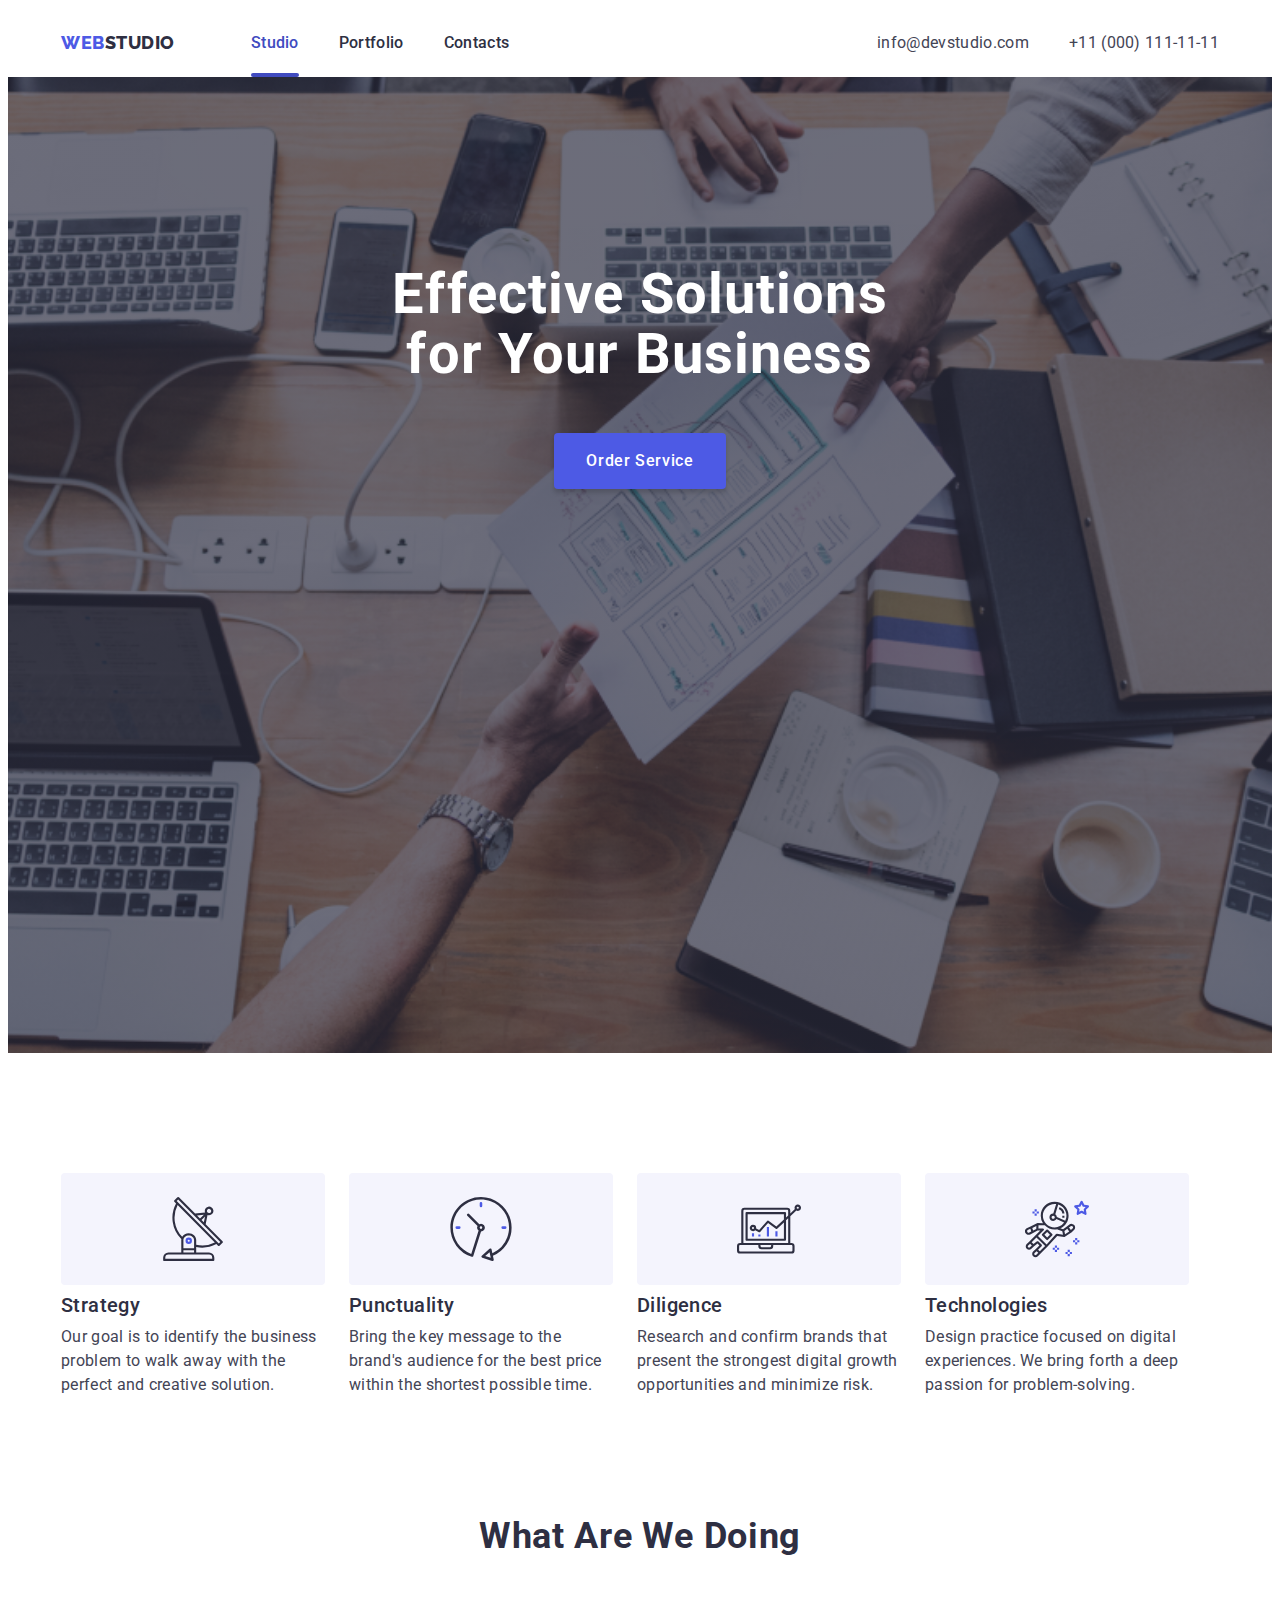
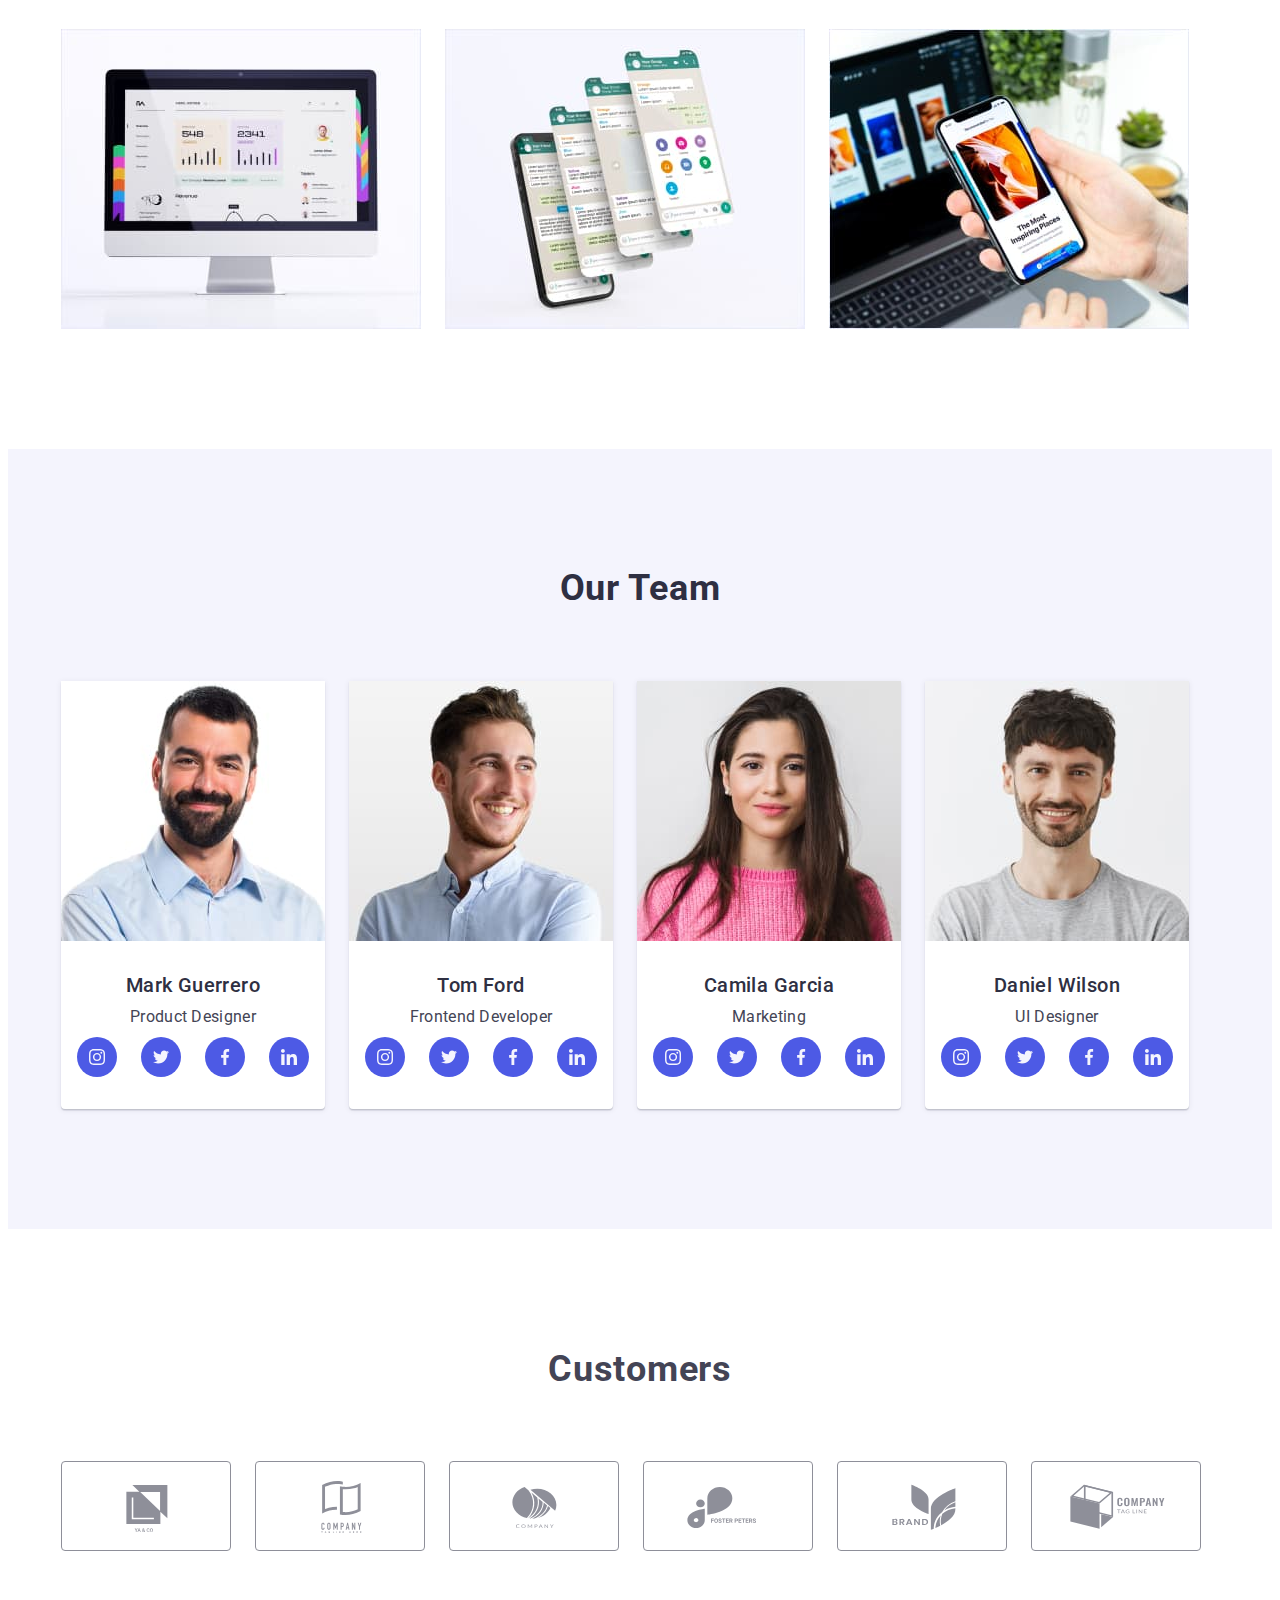
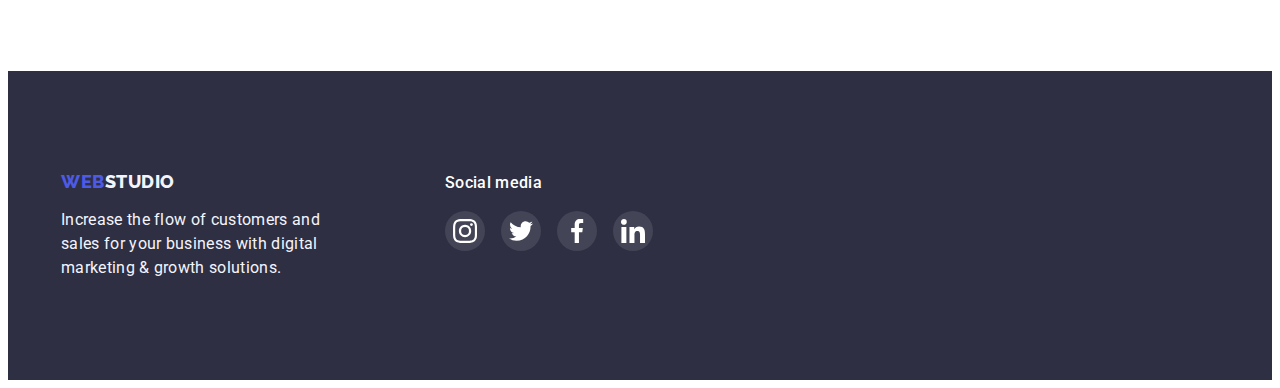
<file: index.html>
<!DOCTYPE html>
<html lang="en">
  <head>
    <meta charset="UTF-8" />
    <meta http-equiv="X-UA-Compatible" content="IE=edge" />
    <meta name="viewport" content="width=device-width, initial-scale=1.0" />
    <link rel="preconnect" href="https://fonts.googleapis.com" />
    <link rel="preconnect" href="https://fonts.gstatic.com" crossorigin />
    <link href="https://fonts.googleapis.com/css2?family=Raleway:wght@800&family=Roboto:wght@400;500;700;900&display=swap" rel="stylesheet" />
    <link
      rel="stylesheet"
      href="https://cdnjs.cloudflare.com/ajax/libs/modern-normalize/1.1.0/modern-normalize.min.css"
      integrity="sha512-wpPYUAdjBVSE4KJnH1VR1HeZfpl1ub8YT/NKx4PuQ5NmX2tKuGu6U/JRp5y+Y8XG2tV+wKQpNHVUX03MfMFn9Q=="
      crossorigin="anonymous"
      referrerpolicy="no-referrer"
    />
    <link rel="stylesheet" href="./css/styles.css" />
    <title>Web Studio</title>
  </head>
  <body>
    <!-- header -->
    <header class="header">
      <!-- logo+main-menu -->
      <div class="container header-container">
        <nav class="navigation">
          <a class="logo link header-logo" href="./index.html">Web<span class="logo-selected">Studio</span></a>
          <ul class="list main-menu">
            <li><a class="navigation-item link current" href="./index.html">Studio</a></li>
            <li><a class="navigation-item link" href="./portfolio.html">Portfolio</a></li>
            <li><a class="navigation-item link" href="">Contacts</a></li>
          </ul>
        </nav>
        <!-- contacts -->
        <address class="contacts-container">
          <ul class="list contacts header-contacts">
            <li><a class="contacts-item link" href="mailto:info@devstudio.com">info@devstudio.com</a></li>
            <li><a class="contacts-item link" href="tel:+110001111111">+11 (000) 111-11-11</a></li>
          </ul>
        </address>
      </div>
    </header>

    <!-- main-content -->
    <main>
      <!-- title+button -->
      <section class="title-section">
        <div class="container">
          <h1 class="main-title title-section-item">Effective Solutions for Your Business</h1>
          <button class="btn-ord-serv title-section-item" type="button" data-modal-open>Order Service</button>
        </div>
      </section>

      <!-- advantages -->
      <section class="advantages">
        <div class="container">
          <h2 class="advantages-title visually-hidden">Advantages</h2>
          <ul class="list advantages-list">
            <!-- Strategy -->
            <li class="advantages-item">
              <div class="advantages-pic">
                <svg width="64px" height="64px">
                  <use href="./images/symbol-defs.svg#icon-antenna-svg"></use>
                </svg>
              </div>
              <h3 class="advantages-item-title">Strategy</h3>
              <p class="advantages-p">Our goal is to identify the business problem to walk away with the perfect and creative solution.</p>
            </li>
            <!-- Punctuality -->
            <li class="advantages-item">
              <div class="advantages-pic">
                <svg width="64px" height="64px">
                  <use href="./images/symbol-defs.svg#icon-clock-svg"></use>
                </svg>
              </div>
              <h3 class="advantages-item-title">Punctuality</h3>
              <p class="advantages-p">Bring the key message to the brand's audience for the best price within the shortest possible time.</p>
            </li>
            <!-- Diligence -->
            <li class="advantages-item">
              <div class="advantages-pic">
                <svg width="64px" height="64px">
                  <use href="./images/symbol-defs.svg#icon-diagram-svg"></use>
                </svg>
              </div>
              <h3 class="advantages-item-title">Diligence</h3>
              <p class="advantages-p">Research and confirm brands that present the strongest digital growth opportunities and minimize risk.</p>
            </li>
            <!-- Technologies -->
            <li class="advantages-item">
              <div class="advantages-pic">
                <svg width="64px" height="64px">
                  <use href="./images/symbol-defs.svg#icon-astronaut-svg"></use>
                </svg>
              </div>
              <h3 class="advantages-item-title">Technologies</h3>
              <p class="advantages-p">Design practice focused on digital experiences. We bring forth a deep passion for problem-solving.</p>
            </li>
          </ul>
        </div>
      </section>

      <!-- "What are we doing" -->
      <section class="products">
        <div class="container">
          <h2 class="products-title">What are we doing</h2>
          <ul class="list products-list">
            <li class="products-list-item"><img src="./images/what-are-we-doing-1.jpg" alt="desktop" width="360" height="300" /></li>
            <li class="products-list-item"><img src="./images/what-are-we-doing-2.jpg" alt="adaptive" width="360" height="300" /></li>
            <li class="products-list-item"><img src="./images/what-are-we-doing-3.jpg" alt="mobile" width="360" height="300" /></li>
          </ul>
        </div>
      </section>

      <!-- Our Team -->
      <section class="team">
        <div class="container">
          <h2 class="team-title">Our Team</h2>
          <ul class="team-list list">
            <!-- Mark Guerrero -->
            <li class="team-list-item">
              <img src="./images/our-team-1.jpg" alt="Mark Guerrero" width="264" height="260" />
              <div class="team-list-item-descr">
                <h3 class="team-list-item-title">Mark Guerrero</h3>
                <p class="team-list-item-p">Product Designer</p>
                <ul class="list team-links">
                  <li class="team-links-item">
                    <a class="team-links-link" href="">
                      <svg class="team-links-icon" width="16px" height="16px">
                        <use href="./images/symbol-defs.svg#icon-instagram-icon"></use>
                      </svg>
                    </a>
                  </li>
                  <li class="team-links-item">
                    <a class="team-links-link" href="">
                      <svg class="team-links-icon" width="16px" height="16px">
                        <use href="./images/symbol-defs.svg#icon-twitter-icon"></use>
                      </svg>
                    </a>
                  </li>
                  <li class="team-links-item">
                    <a class="team-links-link" href="">
                      <svg class="team-links-icon" width="16px" height="16px">
                        <use href="./images/symbol-defs.svg#icon-facebook-icon"></use>
                      </svg>
                    </a>
                  </li>
                  <li class="team-links-item">
                    <a class="team-links-link" href="">
                      <svg class="team-links-icon" width="16px" height="16px">
                        <use href="./images/symbol-defs.svg#icon-linkedin-icon"></use>
                      </svg>
                    </a>
                  </li>
                </ul>
              </div>
            </li>
            <!-- Tom Ford -->
            <li class="team-list-item">
              <img src="./images/our-team-2.jpg" alt="Tom Ford" width="264" height="260" />
              <div class="team-list-item-descr">
                <h3 class="team-list-item-title">Tom Ford</h3>
                <p class="team-list-item-p">Frontend Developer</p>
                <ul class="list team-links">
                  <li class="team-links-item">
                    <a class="team-links-link" href="">
                      <svg class="team-links-icon" width="16px" height="16px">
                        <use href="./images/symbol-defs.svg#icon-instagram-icon"></use>
                      </svg>
                    </a>
                  </li>
                  <li class="team-links-item">
                    <a class="team-links-link" href="">
                      <svg class="team-links-icon" width="16px" height="16px">
                        <use href="./images/symbol-defs.svg#icon-twitter-icon"></use>
                      </svg>
                    </a>
                  </li>
                  <li class="team-links-item">
                    <a class="team-links-link" href="">
                      <svg class="team-links-icon" width="16px" height="16px">
                        <use href="./images/symbol-defs.svg#icon-facebook-icon"></use>
                      </svg>
                    </a>
                  </li>
                  <li class="team-links-item">
                    <a class="team-links-link" href="">
                      <svg class="team-links-icon" width="16px" height="16px">
                        <use href="./images/symbol-defs.svg#icon-linkedin-icon"></use>
                      </svg>
                    </a>
                  </li>
                </ul>
              </div>
            </li>
            <!-- Camila Garcia -->
            <li class="team-list-item">
              <img src="./images/our-team-3.jpg" alt="Camila Garcia" width="264" height="260" />
              <div class="team-list-item-descr">
                <h3 class="team-list-item-title">Camila Garcia</h3>
                <p class="team-list-item-p">Marketing</p>
                <ul class="list team-links">
                  <li class="team-links-item">
                    <a class="team-links-link" href="">
                      <svg class="team-links-icon" width="16px" height="16px">
                        <use href="./images/symbol-defs.svg#icon-instagram-icon"></use>
                      </svg>
                    </a>
                  </li>
                  <li class="team-links-item">
                    <a class="team-links-link" href="">
                      <svg class="team-links-icon" width="16px" height="16px">
                        <use href="./images/symbol-defs.svg#icon-twitter-icon"></use>
                      </svg>
                    </a>
                  </li>
                  <li class="team-links-item">
                    <a class="team-links-link" href="">
                      <svg class="team-links-icon" width="16px" height="16px">
                        <use href="./images/symbol-defs.svg#icon-facebook-icon"></use>
                      </svg>
                    </a>
                  </li>
                  <li class="team-links-item">
                    <a class="team-links-link" href="">
                      <svg class="team-links-icon" width="16px" height="16px">
                        <use href="./images/symbol-defs.svg#icon-linkedin-icon"></use>
                      </svg>
                    </a>
                  </li>
                </ul>
              </div>
            </li>
            <!-- Daniel Wilson -->
            <li class="team-list-item">
              <img src="./images/our-team-4.jpg" alt="Daniel Wilson" width="264" height="260" />
              <div class="team-list-item-descr">
                <h3 class="team-list-item-title">Daniel Wilson</h3>
                <p class="team-list-item-p">UI Designer</p>
                <ul class="list team-links">
                  <li class="team-links-item">
                    <a class="team-links-link" href="">
                      <svg class="team-links-icon" width="16px" height="16px">
                        <use href="./images/symbol-defs.svg#icon-instagram-icon"></use>
                      </svg>
                    </a>
                  </li>
                  <li class="team-links-item">
                    <a class="team-links-link" href="">
                      <svg class="team-links-icon" width="16px" height="16px">
                        <use href="./images/symbol-defs.svg#icon-twitter-icon"></use>
                      </svg>
                    </a>
                  </li>
                  <li class="team-links-item">
                    <a class="team-links-link" href="">
                      <svg class="team-links-icon" width="16px" height="16px">
                        <use href="./images/symbol-defs.svg#icon-facebook-icon"></use>
                      </svg>
                    </a>
                  </li>
                  <li class="team-links-item">
                    <a class="team-links-link" href="">
                      <svg class="team-links-icon" width="16px" height="16px">
                        <use href="./images/symbol-defs.svg#icon-linkedin-icon"></use>
                      </svg>
                    </a>
                  </li>
                </ul>
              </div>
            </li>
          </ul>
        </div>
      </section>
      <section class="customers-section">
        <div class="container">
          <h2 class="customers-title">Customers</h2>
          <ul class="list customers-logos-list">
            <li class="customers-logo-item">
              <a class="customers-logo-link" href="">
                <svg class="customers-logo-icon" width="104px" height="56px">
                <use href="./images/customers-logo.svg#icon-customers-logo-1"></use>
              </svg>
            </a>
            </li>

            <li class="customers-logo-item">
              <a class="customers-logo-link" href="">
                <svg class="customers-logo-icon" width="104px" height="56px">
                  <use href="./images/customers-logo.svg#icon-customers-logo-2"></use>
                </svg>
              </a>
            </li>

            <li class="customers-logo-item">
              <a class="customers-logo-link" href="">
                <svg class="customers-logo-icon" width="104px" height="56px">
                  <use href="./images/customers-logo.svg#icon-customers-logo-3"></use>
                </svg>
              </a>
            </li>

            <li class="customers-logo-item">
              <a class="customers-logo-link" href="">
                <svg class="customers-logo-icon" width="104px" height="56px">
                  <use href="./images/customers-logo.svg#icon-customers-logo-4"></use>
                </svg>
              </a>
            </li>

            <li class="customers-logo-item">
              <a class="customers-logo-link" href="">
                <svg class="customers-logo-icon" width="104px" height="56px">
                  <use href="./images/customers-logo.svg#icon-customers-logo-5"></use>
                </svg>
              </a>
            </li>

            <li class="customers-logo-item">
              <a class="customers-logo-link" href="">
                <svg class="customers-logo-icon" width="104px" height="56px">
                  <use href="./images/customers-logo.svg#icon-customers-logo-6"></use>
                </svg>
              </a>
            </li>
          </ul>
        </div>
      </section>
    </main>

    <!-- footer -->
    <footer class="footer">
      <div class="container footer-container">
        <div>
          <a class="logo footer-logo link" href="./index.html">Web<span class="logo-selected-footer">Studio</span></a>
          <p class="description">Increase the flow of customers and sales for your business with digital marketing & growth solutions.</p>
        </div>
        <div class="social-media-footer">
          <p class="social-media-title">Social media</p>
          <ul class="list footer-links">
            <li class="footer-links-item">
              <a class="footer-links-link" href="">
                <svg class="footer-links-icon" width="24px" height="24px">
                  <use href="./images/symbol-defs.svg#icon-instagram-icon"></use>
                </svg>
              </a>
            </li>
            <li class="footer-links-item">
              <a class="footer-links-link" href="">
                <svg class="footer-links-icon" width="24px" height="24px">
                  <use href="./images/symbol-defs.svg#icon-twitter-icon"></use>
                </svg>
              </a>
            </li>
            <li class="footer-links-item">
              <a class="footer-links-link" href="">
                <svg class="footer-links-icon" width="24px" height="24px">
                  <use href="./images/symbol-defs.svg#icon-facebook-icon"></use>
                </svg>
              </a>
            </li>
            <li class="footer-links-item">
              <a class="footer-links-link" href="">
                <svg class="footer-links-icon" width="24px" height="24px">
                  <use href="./images/symbol-defs.svg#icon-linkedin-icon"></use>
                </svg>
              </a>
            </li>
          </ul>
        </div>
      </div>
    </footer>
    
    <!-- modal -->
    <div class="backdrop is-hidden" data-modal>
      <div class="modal">
        <button class="modal-btn" type="button" data-modal-close>
          <svg class="modal-icon" width="24px" height="24px">
                  <use href="./images/close.svg#icon-close"></use>
                </svg>
        </button>
      </div>
    </div>



    <script src="./js/modal.js"></script>
  </body>
</html>
</file>
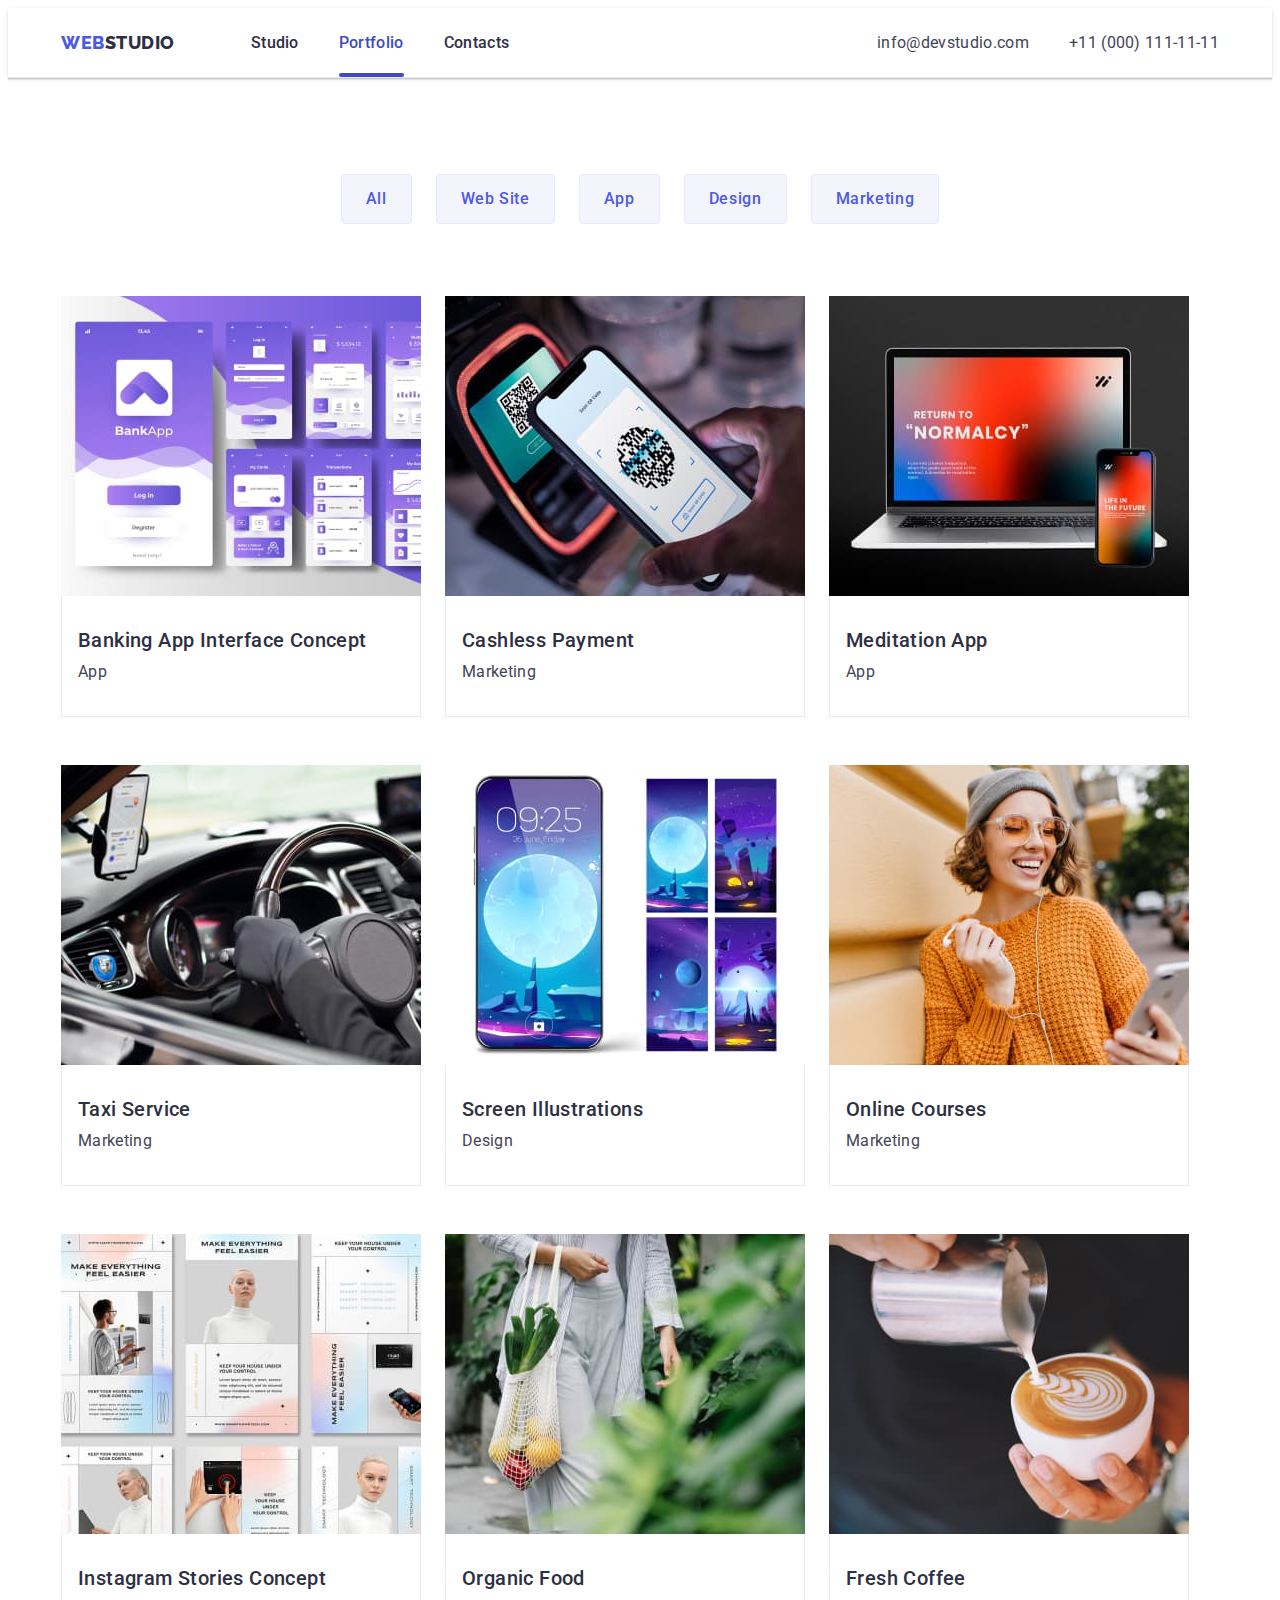
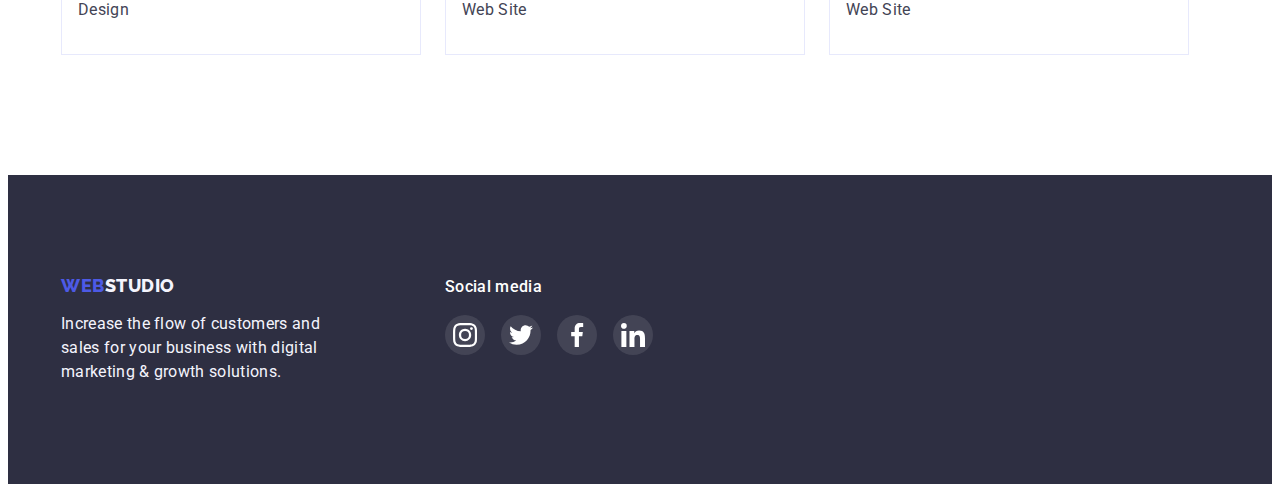
<file: portfolio.html>
<!DOCTYPE html>
<html lang="en">
  <head>
    <meta charset="UTF-8" />
    <meta http-equiv="X-UA-Compatible" content="IE=edge" />
    <meta name="viewport" content="width=device-width, initial-scale=1.0" />
    <link rel="preconnect" href="https://fonts.googleapis.com" />
    <link rel="preconnect" href="https://fonts.gstatic.com" crossorigin />
    <link href="https://fonts.googleapis.com/css2?family=Raleway:wght@800&family=Roboto:wght@400;500;700;900&display=swap" rel="stylesheet" />
    <link
      rel="stylesheet"
      href="https://cdnjs.cloudflare.com/ajax/libs/modern-normalize/1.1.0/modern-normalize.min.css"
      integrity="sha512-wpPYUAdjBVSE4KJnH1VR1HeZfpl1ub8YT/NKx4PuQ5NmX2tKuGu6U/JRp5y+Y8XG2tV+wKQpNHVUX03MfMFn9Q=="
      crossorigin="anonymous"
      referrerpolicy="no-referrer"
    />
    <link rel="stylesheet" href="./css/styles.css" />
    <title>Portfolio</title>
  </head>
  <body>
    <!-- header  -->
    <header class="header portfolio-header">
      <!-- logo+main-menu -->
      <div class="container header-container">
        <nav class="navigation">
          <a class="logo link header-logo" href="./index.html">Web<span class="logo-selected">Studio</span></a>
          <ul class="list main-menu">
            <li><a class="navigation-item link " href="./index.html">Studio</a></li>
            <li><a class="navigation-item link current" href="./portfolio.html">Portfolio</a></li>
            <li><a class="navigation-item link" href="">Contacts</a></li>
          </ul>
        </nav>
        <!-- contacts -->
        <address class="contacts-container">
          <ul class="list contacts header-contacts">
            <li><a class="contacts-item link" href="mailto:info@devstudio.com">info@devstudio.com</a></li>
            <li><a class="contacts-item link" href="tel:+110001111111">+11 (000) 111-11-11</a></li>
          </ul>
        </address>
      </div>
    </header>

    <main>
      <section class="filter">
        <div class="container">
          <h1 class="visually-hidden">Portfolio</h1>
          <ul class="list filter-list">
            <li><button class="filter-btn" type="button">All</button></li>
            <li><button class="filter-btn" type="button">Web Site</button></li>
            <li><button class="filter-btn" type="button">App</button></li>
            <li><button class="filter-btn" type="button">Design</button></li>
            <li><button class="filter-btn" type="button">Marketing</button></li>
          </ul>



          <ul class="projects-list list">
            <li class="projects-list-item">
              <a href="" class="link projects-list-link">
                <div class="projects-list-cover-wrap">
                  <img src="./images/portfolio/projects-1.jpg" alt="Banking App" width="360" height="300" />
                  <p class="projects-hover-text">
                    14 Stylish and User-Friendly App Design Concepts · Task Manager App · Calorie Tracker App · Exotic Fruit Ecommerce App · Cloud Storage App
                  </p>
                </div>
                <div class="projects-list-discr">
                  <h2 class="projects-list-title">Banking App Interface Concept</h2>
                  <p class="projects-list-p">App</p>
                </div>
              </a>
            </li>
            <li class="projects-list-item">
              <a href="" class="link projects-list-link">
                <div class="projects-list-cover-wrap">
                  <img src="./images/portfolio/projects-2.jpg" alt="Cashless Payment" width="360" height="300" />
                  <p class="projects-hover-text">
                    14 Stylish and User-Friendly App Design Concepts · Task Manager App · Calorie Tracker App · Exotic Fruit Ecommerce App · Cloud Storage App
                  </p>
                </div>
                
                <div class="projects-list-discr">
                  <h2 class="projects-list-title">Cashless Payment</h2>
                  <p class="projects-list-p">Marketing</p>
                </div>
              </a>
            </li>
            <li class="projects-list-item">
              <a href="" class="link projects-list-link">
                <div class="projects-list-cover-wrap">
                  <img src="./images/portfolio/projects-3.jpg" alt="Meditation App" width="360" height="300" />
                  <p class="projects-hover-text">
                    14 Stylish and User-Friendly App Design Concepts · Task Manager App · Calorie Tracker App · Exotic Fruit Ecommerce App · Cloud Storage App
                  </p>
                </div>
                
                <div class="projects-list-discr">
                  <h2 class="projects-list-title">Meditation App</h2>
                  <p class="projects-list-p">App</p>
                </div>
              </a>
            </li>
            <li class="projects-list-item">
              <a href="" class="link projects-list-link">
                <div class="projects-list-cover-wrap">
                  <img src="./images/portfolio/projects-4.jpg" alt="Taxi Service" width="360" height="300" />
                  <p class="projects-hover-text">
                    14 Stylish and User-Friendly App Design Concepts · Task Manager App · Calorie Tracker App · Exotic Fruit Ecommerce App · Cloud Storage App
                  </p>
                </div>
                
                <div class="projects-list-discr">
                  <h2 class="projects-list-title">Taxi Service</h2>
                  <p class="projects-list-p">Marketing</p>
                </div>
              </a>
            </li>
            <li class="projects-list-item">
              <a href="" class="link projects-list-link">
                <div class="projects-list-cover-wrap">
                  <img src="./images/portfolio/projects-5.jpg" alt="Screen Illustrations" width="360" height="300" />
                  <p class="projects-hover-text">
                    14 Stylish and User-Friendly App Design Concepts · Task Manager App · Calorie Tracker App · Exotic Fruit Ecommerce App · Cloud Storage App
                  </p>
                </div>
                
                <div class="projects-list-discr">
                  <h2 class="projects-list-title">Screen Illustrations</h2>
                  <p class="projects-list-p">Design</p>
                </div>
              </a>
            </li>
            <li class="projects-list-item">
              <a href="" class="link projects-list-link">
                <div class="projects-list-cover-wrap">
                  <img src="./images/portfolio/projects-6.jpg" alt="Online Courses" width="360" height="300" />
                  <p class="projects-hover-text">
                    14 Stylish and User-Friendly App Design Concepts · Task Manager App · Calorie Tracker App · Exotic Fruit Ecommerce App · Cloud Storage App
                  </p>
                </div>
                
                <div class="projects-list-discr">
                  <h2 class="projects-list-title">Online Courses</h2>
                  <p class="projects-list-p">Marketing</p>
                </div>
              </a>
            </li>
            <li class="projects-list-item">
              <a href="" class="link projects-list-link">
                <div class="projects-list-cover-wrap">
                  <img src="./images/portfolio/projects-7.jpg" alt="Instagram Stories Concept" width="360" height="300" />
                  <p class="projects-hover-text">
                    14 Stylish and User-Friendly App Design Concepts · Task Manager App · Calorie Tracker App · Exotic Fruit Ecommerce App · Cloud Storage App
                  </p>
                </div>
                
                <div class="projects-list-discr">
                  <h2 class="projects-list-title">Instagram Stories Concept</h2>
                  <p class="projects-list-p">Design</p>
                </div>
              </a>
            </li>
            <li class="projects-list-item">
              <a href="" class="link projects-list-link">
                <div class="projects-list-cover-wrap">
                  <img src="./images/portfolio/projects-8.jpg" alt="Organic Food" width="360" height="300" />
                  <p class="projects-hover-text">
                    14 Stylish and User-Friendly App Design Concepts · Task Manager App · Calorie Tracker App · Exotic Fruit Ecommerce App · Cloud Storage App
                  </p>
                </div>
                
                <div class="projects-list-discr">
                  <h2 class="projects-list-title">Organic Food</h2>
                  <p class="projects-list-p">Web Site</p>
                </div>
              </a>
            </li>
            <li class="projects-list-item">
              <a href="" class="link projects-list-link">
                <div class="projects-list-cover-wrap">
                  <img src="./images/portfolio/projects-9.jpg" alt="Fresh Coffee" width="360" height="300" />
                  <p class="projects-hover-text">
                    14 Stylish and User-Friendly App Design Concepts · Task Manager App · Calorie Tracker App · Exotic Fruit Ecommerce App · Cloud Storage App
                  </p>
                </div>
                
                <div class="projects-list-discr">
                  <h2 class="projects-list-title">Fresh Coffee</h2>
                  <p class="projects-list-p">Web Site</p>
                </div>
              </a>
            </li>
          </ul>
        </div>
      </section>
    </main>
    <footer class="footer">
      <div class="container footer-container">
        <div>
          <a class="logo footer-logo link" href="./index.html">Web<span class="logo-selected-footer">Studio</span></a>
          <p class="description">Increase the flow of customers and sales for your business with digital marketing & growth solutions.</p>
        </div>
        <div class="social-media-footer">
          <h3 class="social-media-title">Social media</h3>
          <ul class="list footer-links">
            <li class="footer-links-item">
              <a class="footer-links-link" href="">
                <svg class="footer-links-icon" width="24px" height="24px">
                  <use href="./images/symbol-defs.svg#icon-instagram-icon"></use>
                </svg>
              </a>
            </li>
            <li class="footer-links-item">
              <a class="footer-links-link" href="">
                <svg class="footer-links-icon" width="24px" height="24px">
                  <use href="./images/symbol-defs.svg#icon-twitter-icon"></use>
                </svg>
              </a>
            </li>
            <li class="footer-links-item">
              <a class="footer-links-link" href="">
                <svg class="footer-links-icon" width="24px" height="24px">
                  <use href="./images/symbol-defs.svg#icon-facebook-icon"></use>
                </svg>
              </a>
            </li>
            <li class="footer-links-item">
              <a class="footer-links-link" href="">
                <svg class="footer-links-icon" width="24px" height="24px">
                  <use href="./images/symbol-defs.svg#icon-linkedin-icon"></use>
                </svg>
              </a>
            </li>
          </ul>
        </div>
      </div>
    </footer>
    <script src="./js/modal.js"></script>
  </body>
</html>
</file>
<file: css/styles.css>
:root {
  --color-logo-fl: #4d5ae5; /* logo first latter */
  --color-title: #2e2f42;
  --color-text: #434455;
  --color-main-title: #ffffff; /* main title color */
  --color-btn-ord-serv-bg: #4d5ae5; /* button Order Service background color */
  --color-btn-ord-serv-txt: #ffffff;
  --color-footer-bg: #2e2f42;
  --color-footer-logo: #f4f4fd;
  --color-footer-description: #f4f4fd;
  --color-btn-filter: #4d5ae5;
  --color-btn-filter-bg: #f4f4fd;
  --color-btn-filter-active: #ffffff;
  --color-btn-filter-bg-active: #404bbf;
}

p,
h1,
h2,
h3,
h4,
h5,
h6 {
  margin: 0;
}

ul {
  margin: 0;
  padding-left: 0;
}

button {
  cursor: pointer;
}

address {
  font-style: normal;
}

img {
  display: block;
  max-width: 100%;
  height: auto;
}

body {
  font-family: "Roboto", sans-serif;
  color: #434455;
  background-color: #ffffff;
}
.container {
  max-width: 1158px;
  margin: 0 auto;
  padding: 0 15px;
}
.link {
  text-decoration: none;
}
.list {
  list-style: none;
}
.visually-hidden {
  position: absolute;
  width: 1px;
  height: 1px;
  margin: -1px;
  border: 0;
  padding: 0;
  white-space: nowrap;
  clip-path: inset(100%);
  clip: rect(0 0 0 0);
  overflow: hidden;
}
/* ========header========= */
.header-container {
  display: flex;
  align-items: center;
}
.header-container a {
  padding: 24px 0;
}
.navigation {
  display: flex;
  align-items: center;
  margin-right: auto;
}
.header-logo {
  margin-right: 76px;
}
.navigation-item {
  color: var(--color-title);
  transition: color 250ms cubic-bezier(0.4, 0, 0.2, 1);
}
.navigation-item:hover,
.navigation-item:focus,
.navigation-item:active {
  color: #404bbf;
}
.current{
  position: relative;
  color: #404BBF;
}
.current::after{
  content: '';
  position: absolute;
  left: 0;
  bottom: -1px;
  width: 100%;
  height: 4px;
  border-radius: 2px;
  background-color: #404BBF;
}
/* logo in header and footer */
.logo {
  font-family: "Raleway", sans-serif;
  font-weight: 800;
  font-size: 18px;
  line-height: 1.17;
  letter-spacing: 0.03em;
  text-transform: uppercase;
  color: var(--color-logo-fl);
}
.logo-selected {
  color: var(--color-title);
}
/* main-menu */
.main-menu {
  display: flex;
  flex-wrap: wrap;
  gap: 40px;
  font-weight: 500;
  font-size: 16px;
  line-height: 1.5;
  letter-spacing: 0.02em;
}
.main-menu a {
  text-decoration: none;
}
/* contacts */

.contacts {
  font-family: "Roboto";
  font-style: normal;
  font-size: 16px;
  line-height: 1.5;
  letter-spacing: 0.02em;
  list-style: none;
  color: var(--color-text);
}
.header-contacts {
  display: flex;
  justify-content: space-between;
  gap: 40px;
}
.contacts a {
  text-decoration: none;
  color: inherit;
  transition: color 250ms cubic-bezier(0.4, 0, 0.2, 1);
}
.contacts-item:hover,
.contacts-item:active,
.contacts-item:focus {
  color: #404bbf;
}
/* -----header-end----- */

/* ========main-content======== */
/* title+button */
.title-section {
  background-color: #2E2F42;
  background-image: linear-gradient( rgba(46, 47, 66, 0.7) 100%, rgba(0, 0, 0, 0.0) ), url('../images/hero-image.jpg');
  background-repeat: no-repeat;
  background-position: center center;
  background-size: cover;
  padding: 188px 0;
  text-align: center;
  max-width: 1440px;
  height: 600px;
  margin: 0 auto
}

.title-section-item {
  margin: 0 auto;
}
.main-title {
  font-size: 56px;
  line-height: 1.07;
  letter-spacing: 0.02em;
  max-width: 496px;
  color: #ffffff;
  margin-bottom: 48px;
}
.btn-ord-serv {
  display: block;
  min-width: 169px;
  padding: 16px 32px;
  border-radius: 4px;
  border: none;
  box-shadow: 0px 4px 4px rgba(0, 0, 0, 0.15);
  background: var(--color-btn-ord-serv-bg);
  color: var(--color-btn-ord-serv-txt);
  font-family: inherit;
  font-weight: 500;
  font-size: 16px;
  line-height: 1.5;
  letter-spacing: 0.04em;
  cursor: pointer;
  transition: background-color 250ms cubic-bezier(0.4, 0, 0.2, 1), box-shadow 250ms cubic-bezier(0.4, 0, 0.2, 1);
}
.btn-ord-serv:hover,
.btn-ord-serv:focus,
.btn-ord-serv:active {
  box-shadow: none;
  background-color: #404bbf;
}

/* advantages */
.advantages {
  padding: 120px 0;
}
.advantages-list {
  display: flex;
  gap: 24px;
}
.advantages-item {
  max-width: 264px;
}
.advantages-pic{
  display: flex;
  align-items: center;
  justify-content: center;
  min-width: 264px;
  min-height: 112px;
  background-color: #F4F4FD;
  border-radius: 4px;
  margin-bottom: 8px;
}
.advantages > ul {
  list-style: none;
}
.advantages h3 {
  font-weight: 500;
  font-style: normal;
  font-size: 20px;
  line-height: 1.2;
  letter-spacing: 0.02em;
  color: var(--color-title);
  margin-bottom: 8px;
}
.advantages p {
  font-style: normal;
  font-size: 16px;
  line-height: 1.5;
  letter-spacing: 0.02em;
  color: var(--color-text);
}
/* "What are we doing" */
.products {
  padding-bottom: 120px;
}
.products-list {
  display: flex;
  gap: 24px;
}

.products h2 {
  font-size: 36px;
  line-height: 1.11;
  letter-spacing: 0.02em;
  text-transform: capitalize;
  color: var(--color-title);
  text-align: center;
  margin-bottom: 72px;
}
.products > ul {
  list-style: none;
}
/* Our Team */
.team {
  background-color: #f4f4fd;
  padding: 120px 0;
}

.team-title {
  text-align: center;
  margin-bottom: 72px;
  font-style: normal;
  font-weight: 700;
  font-size: 36px;
  line-height: 1.11;
  letter-spacing: 0.02em;
  text-transform: capitalize;
  color: var(--color-title);
}
.team-list {
  display: flex;
  gap: 24px;
}
.team-list-item-descr {
  padding: 32px 16px;
}
.team-list-item {
  width: 264px;
  border-radius: 0px 0px 4px 4px;
  box-shadow: 0px 1px 6px rgba(46, 47, 66, 0.08), 0px 1px 1px rgba(46, 47, 66, 0.16), 0px 2px 1px rgba(46, 47, 66, 0.08);
  background-color: #ffffff;
}
.team-list h3 {
  font-weight: 500;
  font-size: 20px;
  line-height: 1.2;
  text-align: center;
  letter-spacing: 0.02em;
  color: var(--color-title);
}
.team-list-item-p {
  font-size: 16px;
  margin: 8px 0;
}
.team-list p {
  font-style: normal;
  font-weight: 400;
  font-size: 16px;
  line-height: 1.5;
  text-align: center;
  letter-spacing: 0.02em;
  color: var(--color-text);
}
.team-links{
  display: flex;
  justify-content: center;
  gap: 24px;
}
.team-links-item{
  width: 40px;
  height: 40px;
}
.team-links-link{
  display: flex;
  align-items: center;
  justify-content: center;
  width: 100%;
  height: 100%;
  border-radius: 50%;
  background-color: #4D5AE5;
  transition: background-color 250ms cubic-bezier(0.4, 0, 0.2, 1);
}
.team-links-icon{
  fill:#F4F4FD;
}
.team-links-link:hover,
.team-links-link:focus{
  background-color: #404BBF;
}
/* =======customers======== */

.customers-section {
  padding: 120px 0;
}
.customers-title {
font-style: normal;
font-weight: 700;
font-size: 36px;
line-height: 40px;
text-align: center;
letter-spacing: 0.02em;
text-transform: capitalize;
}
.customers-logos-list {
  display: flex;
  gap: 24px;
  margin-top: 72px;
}
/* .customers-logo-item {
  padding: 16px 32px;
  border: 1px solid #8E8F99;
  border-radius: 4px;
  color: #8E8F99;
  width: 168px;
  height: 88px;
} */
.customers-logo-link{
  display: flex;
  align-items: center;
  justify-content: center;
  color: #8E8F99;
  border: 1px solid currentColor;
  border-radius: 4px;
  width: 168px;
  height: 88px;
  transition: color  250ms cubic-bezier(0.4, 0, 0.2, 1), border  250ms cubic-bezier(0.4, 0, 0.2, 1);
}
.customers-logo-icon{
  fill: currentColor;
}
.customers-logo-link:hover,
.customers-logo-link:focus,
.customers-logo-link:active{
  border: 1px solid #404BBF;
  color: #404BBF;
}


/* -----customers----- */

/* -----main-content----- */

/* =======portfolio-page======== */

.portfolio-header {
  border-bottom: 1px solid #E7E9FC;
box-shadow: 0px 2px 1px rgba(46, 47, 66, 0.08), 0px 1px 1px rgba(46, 47, 66, 0.16), 0px 1px 6px rgba(46, 47, 66, 0.08);

}
.filter {
  padding: 96px 0 120px 0;
}
.filter-list {
  display: flex;
  justify-content: center;
  gap: 24px;
  margin-bottom: 72px;
}
.filter-btn {
  font-family: inherit;
  font-style: normal;
  font-weight: 500;
  font-size: 16px;
  line-height: 1.5;
  text-align: center;
  letter-spacing: 0.04em;
  padding: 12px 24px;
  border: 1px solid #e7e9fc;
  border-radius: 4px;
  color: var(--color-btn-filter);
  background: var(--color-btn-filter-bg);
  cursor: pointer;
  transition: background-color 250ms cubic-bezier(0.4, 0, 0.2, 1), box-shadow 250ms cubic-bezier(0.4, 0, 0.2, 1), color 250ms cubic-bezier(0.4, 0, 0.2, 1);
}
.filter-btn:hover,
.filter-btn:focus,
.filter-btn:active {
  color: #ffffff;
  background-color: #404bbf;
  box-shadow: 0px 3px 1px rgba(0, 0, 0, 0.1), 0px 2px 1px rgba(0, 0, 0, 0.08), 0px 2px 2px rgba(0, 0, 0, 0.12);
}
.projects-list {
  display: flex;
  flex-wrap: wrap;
  gap: 48px 24px;
}

.projects-list-link{
  transition: box-shadow 250ms cubic-bezier(0.4, 0, 0.2, 1);
  display: block;
}
.projects-list-link:hover,
.projects-list-link:focus
{
  
  box-shadow: 0px 1px 6px rgba(46, 47, 66, 0.08), 0px 1px 1px rgba(46, 47, 66, 0.16), 0px 2px 1px rgba(46, 47, 66, 0.08);
}
.projects-list-discr {
  padding: 32px 0 32px 16px;
  border: 1px solid #e7e9fc;
  border-top: 0;
}
.projects-list-title {
  font-weight: 500;
  font-style: normal;
  font-size: 20px;
  line-height: 1.2;
  letter-spacing: 0.02em;
  color: var(--color-title);
  margin-bottom: 8px;
}
.projects-list-p {
  font-size: 16px;
  line-height: 1.5;
  letter-spacing: 0.02em;
  color: var(--color-text);
}
.projects-list-cover-wrap{
  position: relative;
  overflow: hidden;
}
.projects-hover-text{
  position: absolute;
  top: 0;
  height: 100%;
  background: #4D5AE5;
  mix-blend-mode: normal;
  font-style: normal;
  font-weight: 400;
  font-size: 16px;
  line-height: 1.5;
  letter-spacing: 0.02em;
  color: #F4F4FD;
  padding: 40px 32px 0 32px;

  transform: translateY(100%);
  transition: transform 250ms cubic-bezier(0.4, 0, 0.2, 1);
}
.projects-list-link:hover   .projects-hover-text, 
.projects-list-link:focus   .projects-hover-text{
  transform: translate(0);
}
/* -----portfolio-page----- */

/* ========footer======== */
/* logo style in header but not all*/
footer {
  background-color: var(--color-footer-bg);
  padding: 100px 0;
}

.footer-logo {
  display: block;
  color: #4d5ae5;
  margin-bottom: 16px;
}
.logo-selected-footer {
  color: #f4f4fd;
}
.description {
  max-width: 264px;
  font-size: 16px;
  line-height: 1.5;
  letter-spacing: 0.02em;
  color: var(--color-footer-logo);
}
.footer-container{
  display: flex;
}
.social-media-footer{
  margin-left: 120px;
}
.social-media-title{
  font-style: normal;
  font-weight: 500;
  font-size: 16px;
  line-height: 1.5;
  letter-spacing: 0.02em;
  color: #FFFFFF;
  margin-bottom: 16px ;
}
.footer-links{
  display: flex;
  align-items: center;
  justify-content: center;
  gap: 16px;
}
.footer-links-item{
  width: 40px;
  height: 40px;
}
.footer-links-link{
  display: flex;
  align-items: center;
  justify-content: center;
  width: 100%;
  height: 100%;
  border-radius: 50%;
  background-color: rgba(255, 255, 255, 0.1);
  transition: background-color 250ms cubic-bezier(0.4, 0, 0.2, 1);
}
.footer-links-icon{
  fill:#FFFFFF;;
}

.footer-links-link:hover,
.footer-links-link:focus,
.footer-links-link:active{
  background-color: #31D0AA;
}

/* -----footer----- */

/* ========modal======== */
.backdrop{
  position: fixed;
  top: 0;
  width: 100%;
  height: 100%;
  background: rgba(46, 47, 66, 0.4);
  transition: opacity 250ms cubic-bezier(0.4, 0, 0.2, 1), visibility 250ms cubic-bezier(0.4, 0, 0.2, 1);
}
.modal{
  width: 408px;
  min-height: 576px;
  background: #FFFFFF;
  box-shadow: 0px 1px 1px rgba(0, 0, 0, 0.14), 0px 1px 3px rgba(0, 0, 0, 0.12), 0px 2px 1px rgba(0, 0, 0, 0.2);
  border-radius: 4px;
  position: absolute;
  top: 50%;
  left: 50%;
    transform: translate(-50%, -50%) scale(1);
    transition: transform 250ms cubic-bezier(0.4, 0, 0.2, 1);
    padding: 20px;
}
.backdrop.is-hidden .modal{
  transform: translate(-50%, -50%) scale(0);
}
.modal-btn {
  padding: 0;
  margin: 0;
  border: 0;
  width: 24px;
  height: 24px;
  background-color: rgba(0, 0, 0, 0.0);
  display: block;
  margin-left: auto;
}
.modal-btn:hover .modal-icon, 
.modal-btn:active .modal-icon{
  border-radius: 50%;
  background-color: #404BBF;
  fill: #FFFFFF;
}
.is-hidden{
  opacity: 0;
  visibility: hidden;
  pointer-events: none;
}

/* -----modal----- */
</file>
